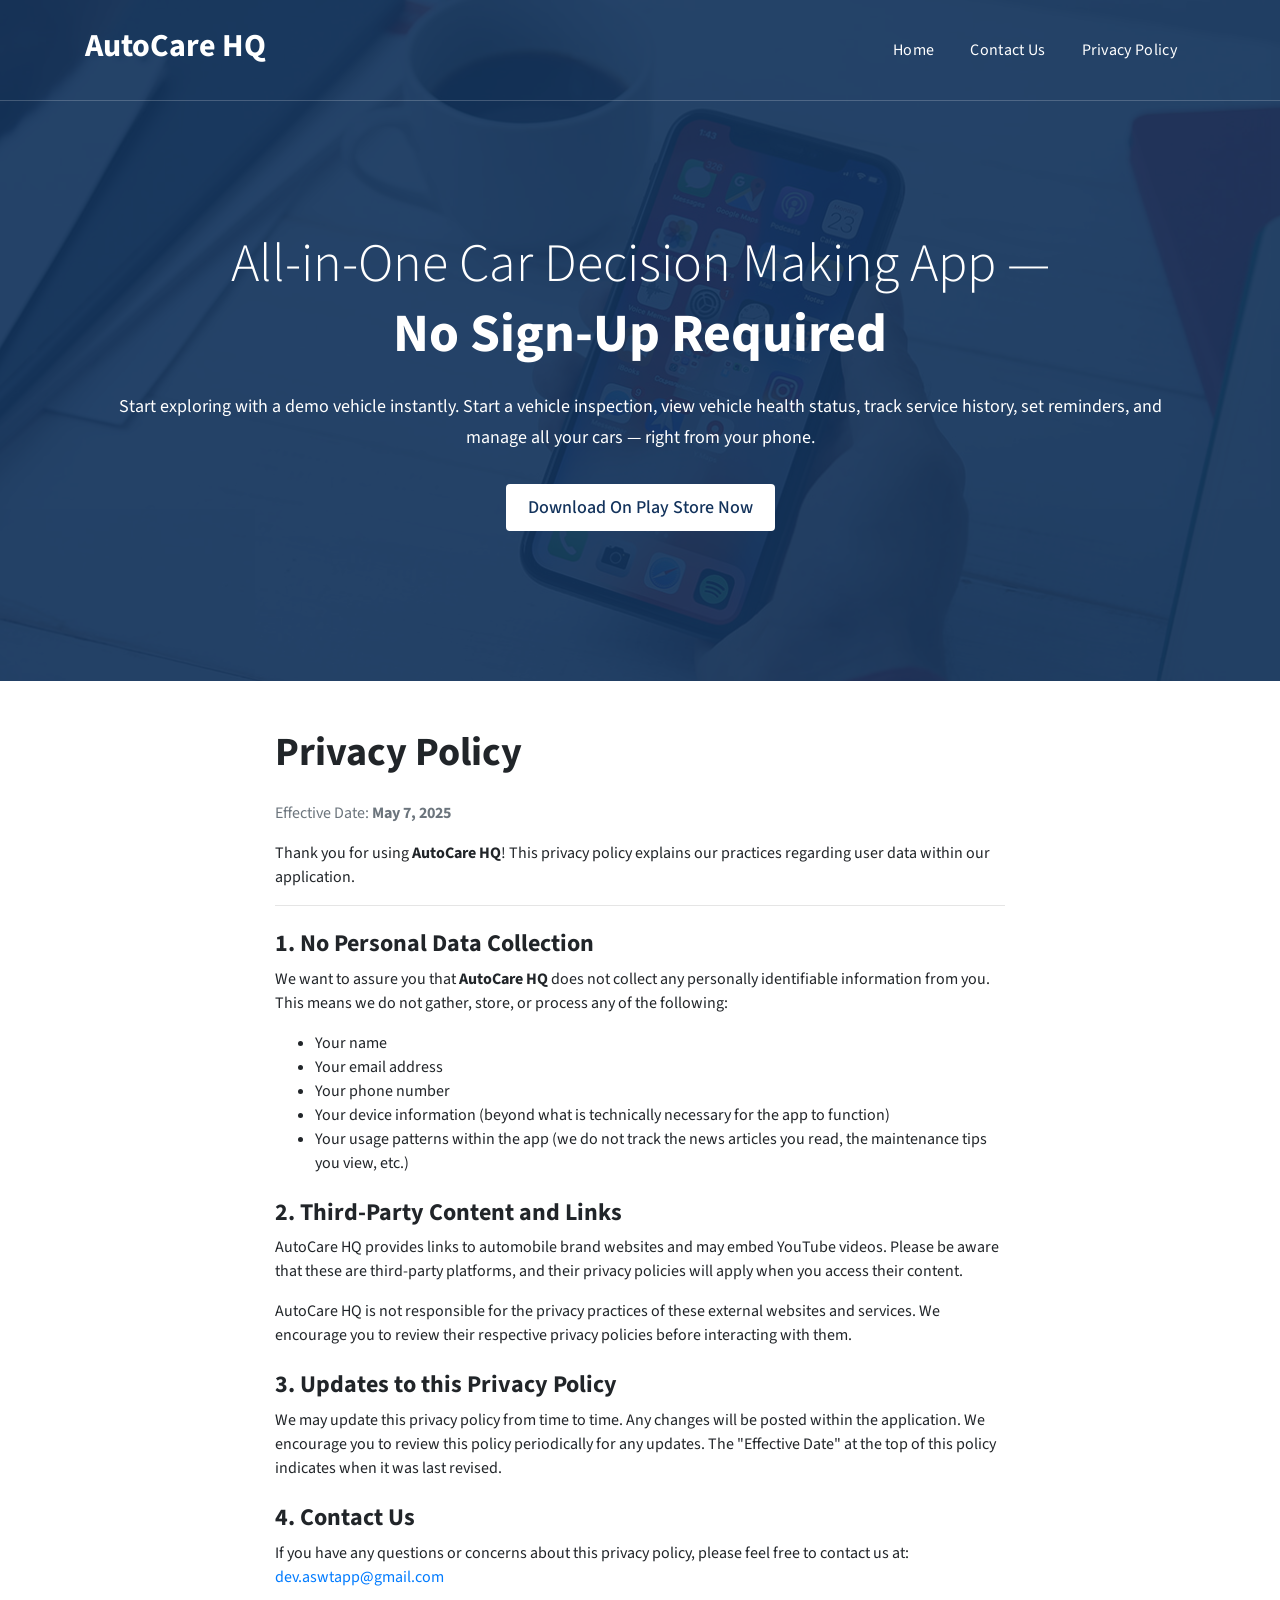
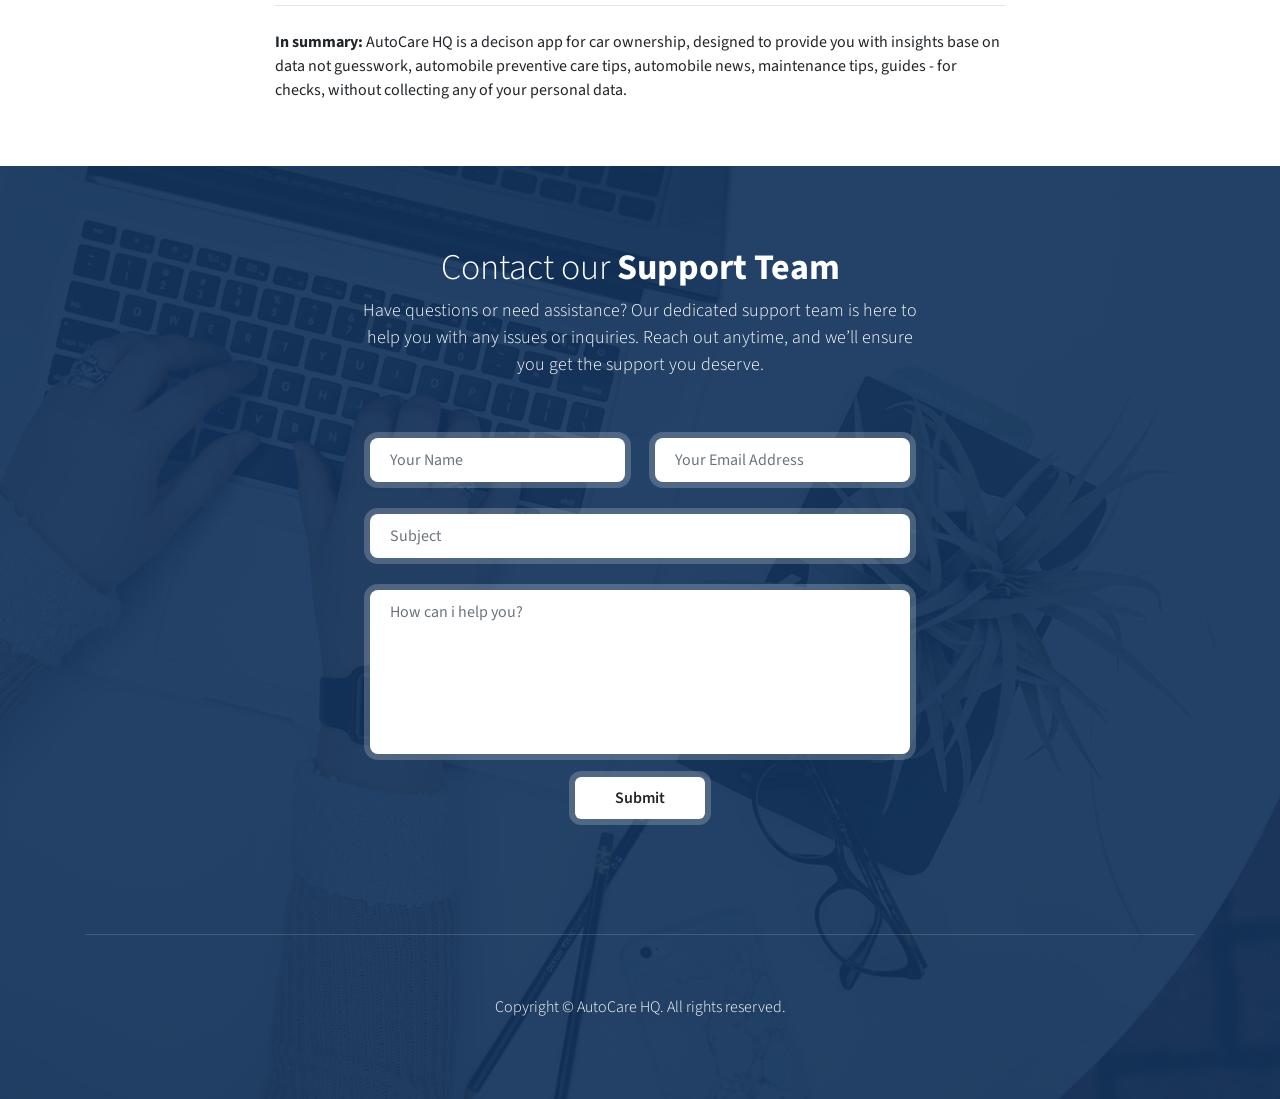
<file: index.html>
<!DOCTYPE html>
<html lang="en">

<head>
    <!-- Meta -->
    <meta charset="utf-8">
    <meta http-equiv="X-UA-Compatible" content="IE=edge">
    <meta name="viewport" content="width=device-width, initial-scale=1.0">
    <!-- Page Title -->
    <title>Privacy Policy - AutoCare HQ</title>
    <!-- Google Fonts css-->
    <link href="https://fonts.googleapis.com/css?family=Source+Sans+Pro:300,400,600,700,900" rel="stylesheet">
    <!-- Bootstrap css -->
    <link href="css/bootstrap.min.css" rel="stylesheet" media="screen">
    <!-- Font Awesome icon css-->
    <link href="css/font-awesome.min.css" rel="stylesheet" media="screen">
    <link href="css/flaticon.css" rel="stylesheet" media="screen">
    <!-- Swiper's CSS -->
    <link rel="stylesheet" href="css/swiper.min.css">
    <!-- Animated css -->
    <link href="css/animate.css" rel="stylesheet">
    <!-- Magnific Popup CSS -->
    <link href="css/magnific-popup.css" rel="stylesheet">
    <!-- Slick nav css -->
    <link rel="stylesheet" href="css/slicknav.css">
    <!-- Main custom css -->
    <link href="css/custom.css" rel="stylesheet" media="screen">
    <link rel="icon" href="images/logo/autocare.png" type="image/x-icon" />
</head>

<body data-spy="scroll" data-target="#navigation" data-offset="71">

    <!-- Preloader starts -->
    <div class="preloader">
        <div class="loader">
            <div class="diamond"></div>
            <div class="diamond"></div>
            <div class="diamond"></div>
        </div>
    </div>
    <!-- Preloader Ends -->

    <!-- Header Section Starts-->
    <header class="header">
        <nav class="navbar navbar-expand-md navbar-light fixed-top" id="navigation">
            <div class="container">
                <h2 style="color: #ffffff;"><span>AutoCare HQ</span></h2>
                <ul class="navbar-nav ml-auto" id="main-menu">
                    <li class="nav-item"><a class="nav-link active" href="index.html">Home</a></li>
                    <li class="nav-item"><a class="nav-link" href="#contact">Contact Us</a></li>
                    <li class="nav-item"><a class="nav-link" href="#">Privacy Policy</a></li>
                </ul>

                <div class="navbar-toggle"></div>
                <div id="responsive-menu"></div>
            </div>
        </nav>
    </header>
    <!-- Header Section ends -->

    <!-- Banner Section Starts -->
    <section class="banner ripple" id="homepage">
        <div class="container">
            <div class="row">
                <div class="col-lg-12">
                    <!-- Header content start -->
                    <div class="banner-content wow fadeInUp">
                        <h2>All-in-One Car Decision Making App — <br><span>No Sign-Up Required</span></h2>
                        <p>Start exploring with a demo vehicle instantly. Start a vehicle inspection, view vehicle health status, track service history, set reminders, and
                            <br>manage all your cars — right from your phone.</p>
                        <div class="btn-header">
                            <!-- <a href="https://apps.apple.com/us/app/autocare-hq/id6745572177">Try Demo Now</a> -->
                            <a href="https://play.google.com/store/apps/details?id=com.allseasonswindowtint.autocarehq">Download On Play Store Now</a>
                            <!-- <a href="#features">See Features</a> -->
                            <!-- <a href="https://groups.google.com/g/auto-care-hq-testers">Join Our Beta Test</a> -->
                        </div>
                    </div>
                    <!-- Header content end -->
                </div>
            </div>
        </div>
    </section>
    <!-- Banner Section Ends -->

    <section class="container my-5">
        <div class="row justify-content-center">
            <div class="col-lg-8">
                <h1 class="mb-4">Privacy Policy</h1>
                <p class="text-muted">Effective Date: <strong>May 7, 2025</strong></p>

                <p>Thank you for using <strong>AutoCare HQ</strong>! This privacy policy explains our practices
                    regarding user data within our application.</p>

                <hr>

                <h4 class="mt-4">1. No Personal Data Collection</h4>
                <p>We want to assure you that <strong>AutoCare HQ</strong> does not collect any personally identifiable
                    information from you. This means we do not gather, store, or process any of the following:</p>
                <ul>
                    <li>Your name</li>
                    <li>Your email address</li>
                    <li>Your phone number</li>
                    <!-- <li>Your location data (except as needed to provide the "nearby mechanics" feature, and even then,
                        this data is likely handled by a third-party service as outlined below and is not stored by
                        AutoCare HQ)</li> -->
                    <li>Your device information (beyond what is technically necessary for the app to function)</li>
                    <li>Your usage patterns within the app (we do not track the news articles you read, the maintenance
                        tips you view, etc.)</li>
                </ul>

                <!-- <h4 class="mt-4">2. Nearby Mechanics Feature</h4>
                <p><strong>AutoCare HQ</strong> may offer a "nearby mechanics" feature. This feature likely utilizes
                    your device's location services to find mechanics in your vicinity. However, AutoCare HQ itself does
                    not store or retain your precise location data.</p>
                <p>This functionality is typically provided through third-party mapping services, and their privacy
                    policies would govern the use of your location data for that specific feature. We encourage you to
                    review the privacy policies of any such third-party services you interact with through AutoCare HQ.
                </p> -->

                <h4 class="mt-4">2. Third-Party Content and Links</h4>
                <p>AutoCare HQ provides links to automobile brand websites and may embed YouTube videos. Please be aware
                    that these are third-party platforms, and their privacy policies will apply when you access their
                    content.</p>
                <p>AutoCare HQ is not responsible for the privacy practices of these external websites and services. We
                    encourage you to review their respective privacy policies before interacting with them.</p>

                <h4 class="mt-4">3. Updates to this Privacy Policy</h4>
                <p>We may update this privacy policy from time to time. Any changes will be posted within the
                    application. We encourage you to review this policy periodically for any updates. The "Effective
                    Date" at the top of this policy indicates when it was last revised.</p>

                <h4 class="mt-4">4. Contact Us</h4>
                <p>If you have any questions or concerns about this privacy policy, please feel free to contact us at:
                    <a href="mailto:dev.aswtapp@gmail.com">dev.aswtapp@gmail.com</a>
                </p>

                <hr>

                <p class="mt-4"><strong>In summary:</strong> AutoCare HQ is a decison app for car ownership, designed to provide you with insights base on data not guesswork, automobile preventive care tips,
                    automobile news, maintenance tips, guides - for checks, without collecting any of your personal data.</p>
            </div>
        </div>
    </section>

    <!-- Contact us Section Starts -->
    <section class="contactus ripple" id="contact">
        <div class="container">
            <div class="row">
                <div class="col-md-12">
                    <div class="section-title">
                        <h2>Contact our <span>Support Team</span></h2>
                        <p>Have questions or need assistance? Our dedicated support team is here to help you with any issues or inquiries. Reach out anytime, and we’ll ensure you get the support you deserve.</p>
                    </div>
                </div>
            </div>

            <div class="row">
                <div class="col-lg-6 offset-lg-3">
                    <!-- Contact Form start -->
                    <div class="contact-form">
                        <form id="contactForm">
                            <div class="row">
                                <div class="form-group col-md-6 col-sm-6">
                                    <input type="text" class="form-control" placeholder="Your Name" id="userNameId" />
                                </div>

                                <div class="form-group col-md-6 col-sm-6">
                                    <input type="email" class="form-control" placeholder="Your Email Address"
                                        id="userMailId" />
                                </div>

                                <div class="form-group col-md-12 col-sm-12">
                                    <input type="text" class="form-control" placeholder="Subject" id="mailSubjectId">
                                </div>

                                <div class="form-group col-md-12 col-sm-12">
                                    <textarea rows="6" class="form-control" placeholder="How can i help you?"
                                        id="messageId"></textarea>
                                </div>

                                <div class="col-md-12 col-sm-12 text-center">
                                    <a class="btn-contact" id="sendMailId">Submit</a>
                                </div>
                                <p class="mt-5 ml-5 text-center" id="displayId"></p>
                            </div>
                        </form>
                    </div>
                    <!-- Contact Form end -->
                </div>
            </div>

            <div class="row">
                <div class="col-md-12">
                    <!-- Footer Copyright Start -->
                    <div class="copyright">
                        <p>Copyright &copy; AutoCare HQ. All rights reserved.</p>
                    </div>
                    <!-- Footer Copyright End -->
                </div>
            </div>
        </div>
    </section>
    <!-- Contact us Section Ends -->

    <!-- Jquery Library File -->
    <script src="js/jquery-1.12.4.min.js"></script>
    <!-- Bootstrap js file -->
    <script src="js/bootstrap.min.js"></script>
    <!-- Wow js file -->
    <script src="js/wow.js"></script>
    <!-- Swiper Carousel js file -->
    <script src="js/swiper.min.js"></script>
    <!-- Magnific Popup core JS file -->
    <script src="js/jquery.magnific-popup.min.js"></script>
    <!-- Slick Nav js file -->
    <script src="js/jquery.slicknav.js"></script>
    <script src="js/jquery.ripples-min.js"></script>
    <!-- SmoothScroll -->
    <script src="js/SmoothScroll.js"></script>
    <!-- Main Custom js file -->
    <script src="js/function.js"></script>
    <script src="js/mail.js"></script>
</body>

</html>
</file>
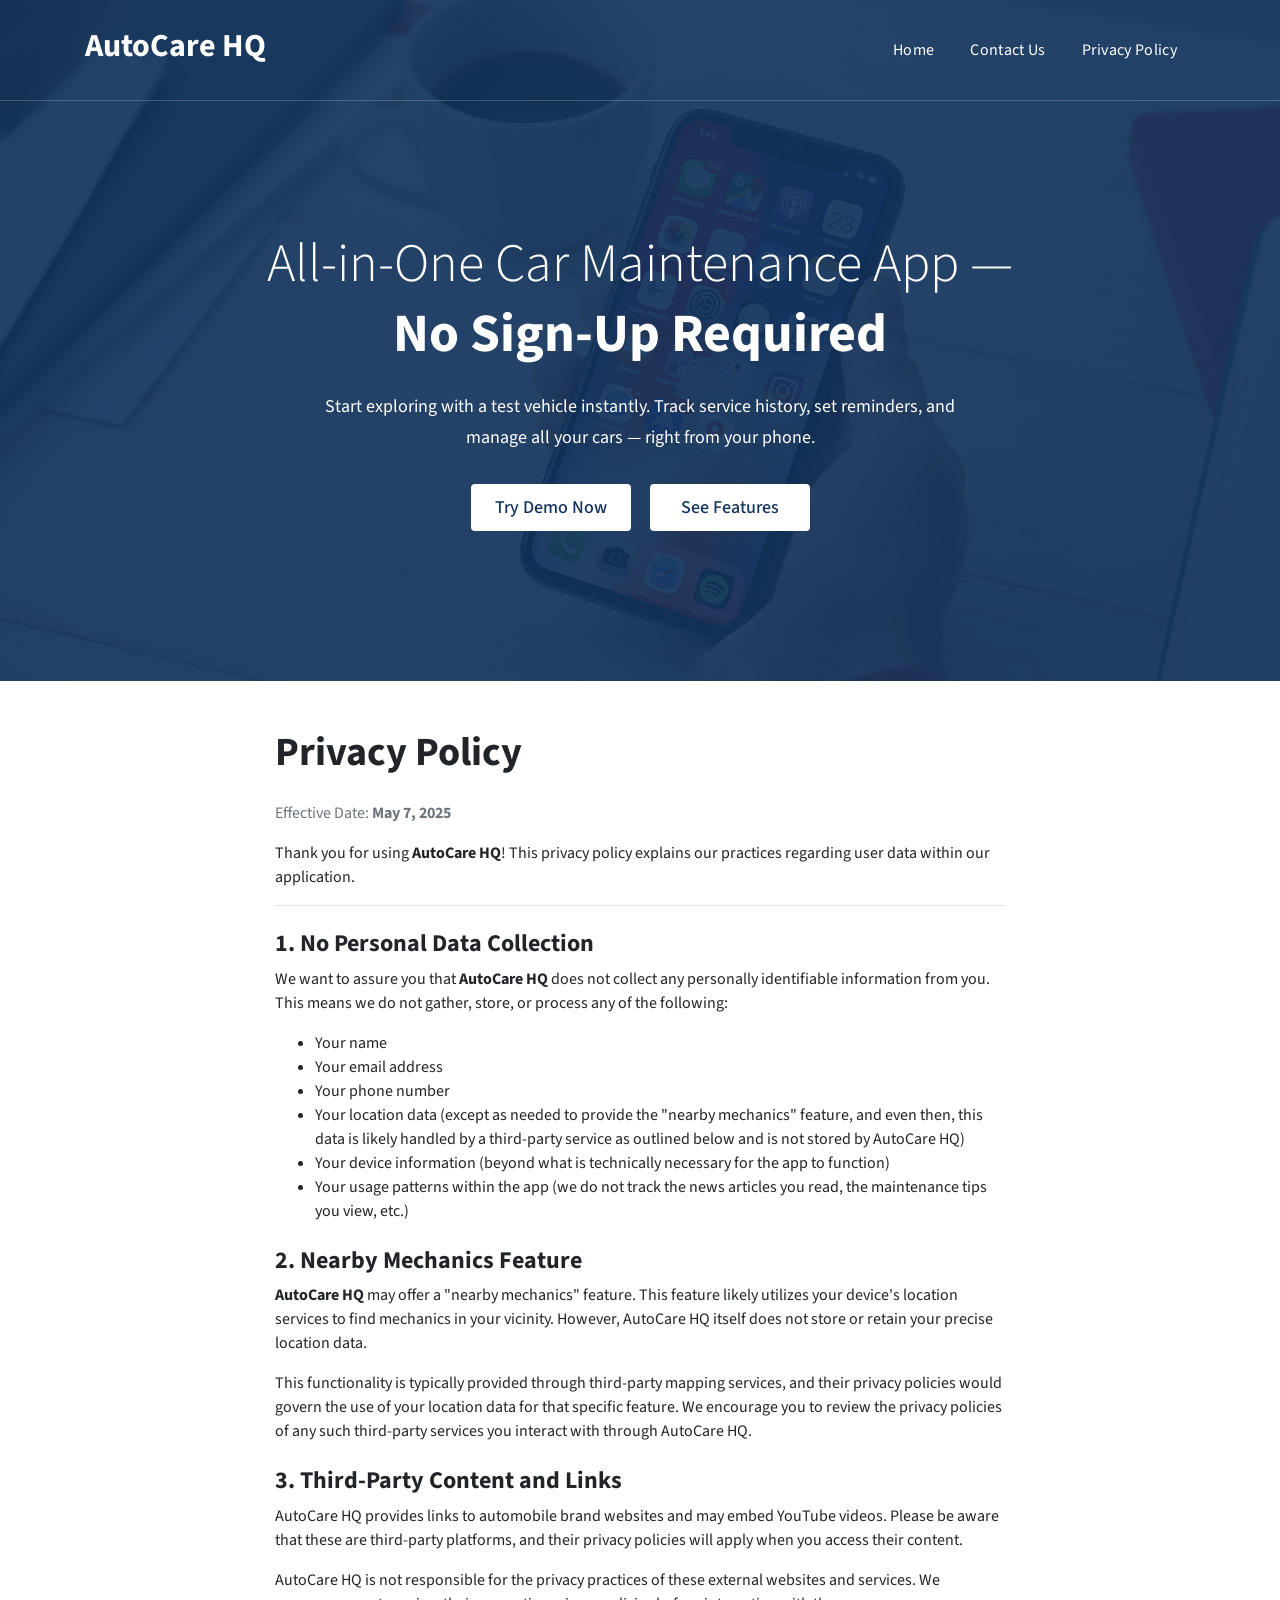
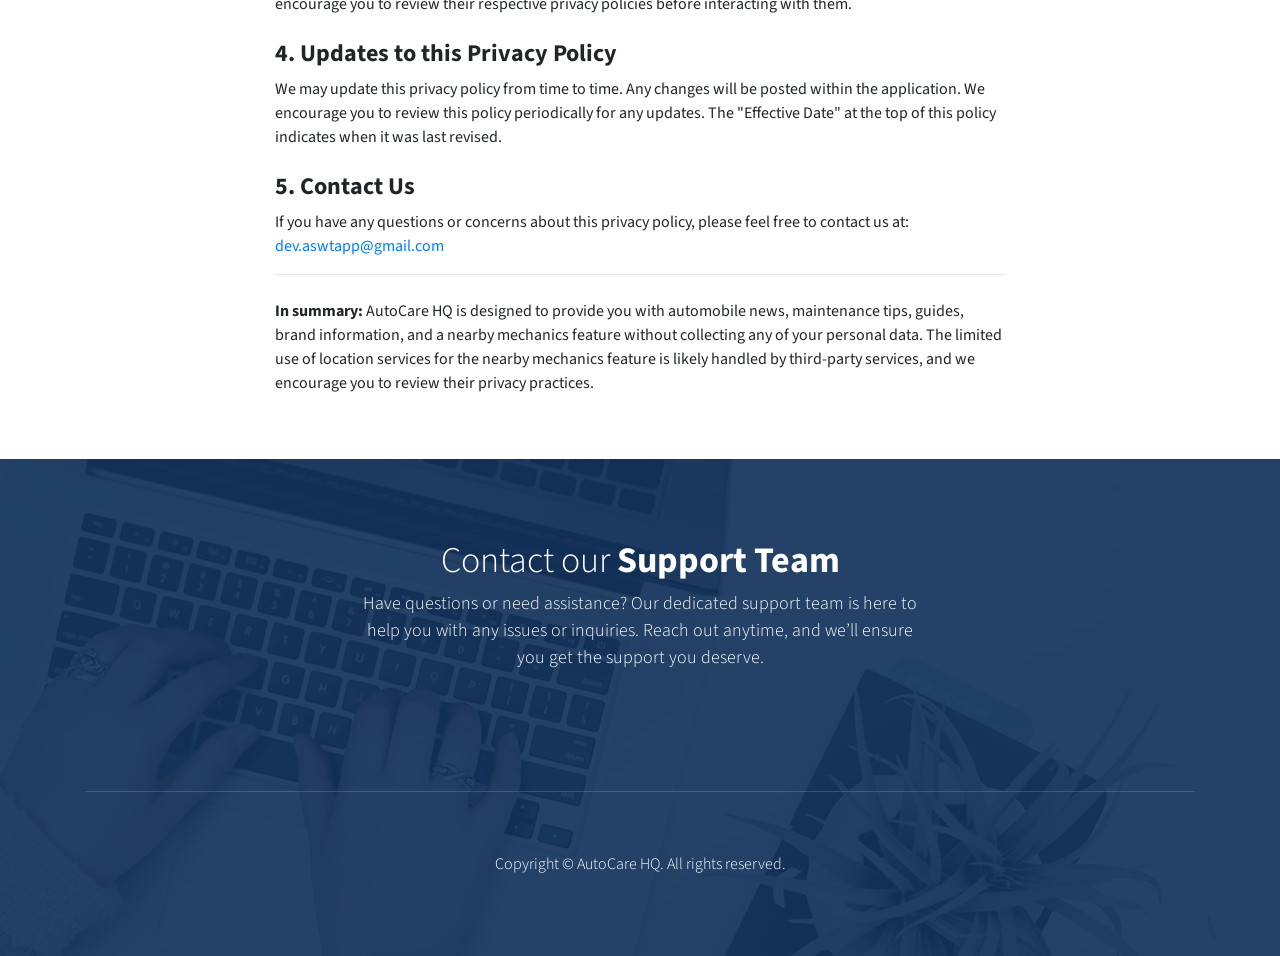
<file: auto-care-hq.html>
<!DOCTYPE html>
<html lang="en">

<head>
    <!-- Meta -->
    <meta charset="utf-8">
    <meta http-equiv="X-UA-Compatible" content="IE=edge">
    <meta name="viewport" content="width=device-width, initial-scale=1.0">
    <!-- Page Title -->
    <title>Privacy Policy - AutoCare HQ</title>
    <!-- Google Fonts css-->
    <link href="https://fonts.googleapis.com/css?family=Source+Sans+Pro:300,400,600,700,900" rel="stylesheet">
    <!-- Bootstrap css -->
    <link href="css/bootstrap.min.css" rel="stylesheet" media="screen">
    <!-- Font Awesome icon css-->
    <link href="css/font-awesome.min.css" rel="stylesheet" media="screen">
    <link href="css/flaticon.css" rel="stylesheet" media="screen">
    <!-- Swiper's CSS -->
    <link rel="stylesheet" href="css/swiper.min.css">
    <!-- Animated css -->
    <link href="css/animate.css" rel="stylesheet">
    <!-- Magnific Popup CSS -->
    <link href="css/magnific-popup.css" rel="stylesheet">
    <!-- Slick nav css -->
    <link rel="stylesheet" href="css/slicknav.css">
    <!-- Main custom css -->
    <link href="css/custom.css" rel="stylesheet" media="screen">
    <link rel="icon" href="images/logo/autocare.png" type="image/x-icon" />
</head>

<body data-spy="scroll" data-target="#navigation" data-offset="71">

    <!-- Preloader starts -->
    <div class="preloader">
        <div class="loader">
            <div class="diamond"></div>
            <div class="diamond"></div>
            <div class="diamond"></div>
        </div>
    </div>
    <!-- Preloader Ends -->

    <!-- Header Section Starts-->
    <header class="header">
        <nav class="navbar navbar-expand-md navbar-light fixed-top" id="navigation">
            <div class="container">
                <h2 style="color: #ffffff;"><span>AutoCare HQ</span></h2>
                <ul class="navbar-nav ml-auto" id="main-menu">
                    <li class="nav-item"><a class="nav-link active" href="index.html">Home</a></li>
                    <li class="nav-item"><a class="nav-link" href="#contact">Contact Us</a></li>
                    <li class="nav-item"><a class="nav-link" href="#">Privacy Policy</a></li>
                </ul>

                <div class="navbar-toggle"></div>
                <div id="responsive-menu"></div>
            </div>
        </nav>
    </header>
    <!-- Header Section ends -->

    <!-- Banner Section Starts -->
    <section class="banner ripple" id="homepage">
        <div class="container">
            <div class="row">
                <div class="col-lg-12">
                    <!-- Header content start -->
                    <div class="banner-content wow fadeInUp">
                        <h2>All-in-One Car Maintenance App — <br><span>No Sign-Up Required</span></h2>
                        <p>Start exploring with a test vehicle instantly. Track service history, set reminders, and
                            <br>manage all your cars — right from your phone.</p>
                        <div class="btn-header">
                            <a href="https://apps.apple.com/us/app/autocare-hq/id6745572177">Try Demo Now</a>
                            <a href="#features">See Features</a>
                        </div>
                    </div>
                    <!-- Header content end -->
                </div>
            </div>
        </div>
    </section>
    <!-- Banner Section Ends -->

    <section class="container my-5">
        <div class="row justify-content-center">
            <div class="col-lg-8">
                <h1 class="mb-4">Privacy Policy</h1>
                <p class="text-muted">Effective Date: <strong>May 7, 2025</strong></p>

                <p>Thank you for using <strong>AutoCare HQ</strong>! This privacy policy explains our practices
                    regarding user data within our application.</p>

                <hr>

                <h4 class="mt-4">1. No Personal Data Collection</h4>
                <p>We want to assure you that <strong>AutoCare HQ</strong> does not collect any personally identifiable
                    information from you. This means we do not gather, store, or process any of the following:</p>
                <ul>
                    <li>Your name</li>
                    <li>Your email address</li>
                    <li>Your phone number</li>
                    <li>Your location data (except as needed to provide the "nearby mechanics" feature, and even then,
                        this data is likely handled by a third-party service as outlined below and is not stored by
                        AutoCare HQ)</li>
                    <li>Your device information (beyond what is technically necessary for the app to function)</li>
                    <li>Your usage patterns within the app (we do not track the news articles you read, the maintenance
                        tips you view, etc.)</li>
                </ul>

                <h4 class="mt-4">2. Nearby Mechanics Feature</h4>
                <p><strong>AutoCare HQ</strong> may offer a "nearby mechanics" feature. This feature likely utilizes
                    your device's location services to find mechanics in your vicinity. However, AutoCare HQ itself does
                    not store or retain your precise location data.</p>
                <p>This functionality is typically provided through third-party mapping services, and their privacy
                    policies would govern the use of your location data for that specific feature. We encourage you to
                    review the privacy policies of any such third-party services you interact with through AutoCare HQ.
                </p>

                <h4 class="mt-4">3. Third-Party Content and Links</h4>
                <p>AutoCare HQ provides links to automobile brand websites and may embed YouTube videos. Please be aware
                    that these are third-party platforms, and their privacy policies will apply when you access their
                    content.</p>
                <p>AutoCare HQ is not responsible for the privacy practices of these external websites and services. We
                    encourage you to review their respective privacy policies before interacting with them.</p>

                <h4 class="mt-4">4. Updates to this Privacy Policy</h4>
                <p>We may update this privacy policy from time to time. Any changes will be posted within the
                    application. We encourage you to review this policy periodically for any updates. The "Effective
                    Date" at the top of this policy indicates when it was last revised.</p>

                <h4 class="mt-4">5. Contact Us</h4>
                <p>If you have any questions or concerns about this privacy policy, please feel free to contact us at:
                    <a href="mailto:dev.aswtapp@gmail.com">dev.aswtapp@gmail.com</a>
                </p>

                <hr>

                <p class="mt-4"><strong>In summary:</strong> AutoCare HQ is designed to provide you with automobile
                    news, maintenance tips, guides, brand information, and a nearby mechanics feature without collecting
                    any of your personal data. The limited use of location services for the nearby mechanics feature is
                    likely handled by third-party services, and we encourage you to review their privacy practices.</p>
            </div>
        </div>
    </section>

    <!-- Contact us Section Starts -->
    <section class="contactus ripple" id="contact">
        <div class="container">
            <div class="row">
                <div class="col-md-12">
                    <div class="section-title">
                        <h2>Contact our <span>Support Team</span></h2>
                        <p>Have questions or need assistance? Our dedicated support team is here to help you with any issues or inquiries. Reach out anytime, and we’ll ensure you get the support you deserve.</p>
                    </div>
                </div>
            </div>

            <div class="row" style="display: none;">
                <div class="col-lg-6 offset-lg-3">
                    <!-- Contact Form start -->
                    <div class="contact-form">
                        <form id="contactForm">
                            <div class="row">
                                <div class="form-group col-md-6 col-sm-6">
                                    <input type="text" class="form-control" placeholder="Your Name" id="userNameId" />
                                </div>

                                <div class="form-group col-md-6 col-sm-6">
                                    <input type="email" class="form-control" placeholder="Your Email Address"
                                        id="userMailId" />
                                </div>

                                <div class="form-group col-md-12 col-sm-12">
                                    <input type="text" class="form-control" placeholder="Subject" id="mailSubjectId">
                                </div>

                                <div class="form-group col-md-12 col-sm-12">
                                    <textarea rows="6" class="form-control" placeholder="How can i help you?"
                                        id="messageId"></textarea>
                                </div>

                                <div class="col-md-12 col-sm-12 text-center">
                                    <a class="btn-contact" id="sendMailId">Submit</a>
                                </div>
                                <p class="mt-5 ml-5 text-center" id="displayId"></p>
                            </div>
                        </form>
                    </div>
                    <!-- Contact Form end -->
                </div>
            </div>

            <div class="row">
                <div class="col-md-12">
                    <!-- Footer Copyright Start -->
                    <div class="copyright">
                        <p>Copyright &copy; AutoCare HQ. All rights reserved.</p>
                    </div>
                    <!-- Footer Copyright End -->
                </div>
            </div>
        </div>
    </section>
    <!-- Contact us Section Ends -->

    <!-- Jquery Library File -->
    <script src="js/jquery-1.12.4.min.js"></script>
    <!-- Bootstrap js file -->
    <script src="js/bootstrap.min.js"></script>
    <!-- Wow js file -->
    <script src="js/wow.js"></script>
    <!-- Swiper Carousel js file -->
    <script src="js/swiper.min.js"></script>
    <!-- Magnific Popup core JS file -->
    <script src="js/jquery.magnific-popup.min.js"></script>
    <!-- Slick Nav js file -->
    <script src="js/jquery.slicknav.js"></script>
    <script src="js/jquery.ripples-min.js"></script>
    <!-- SmoothScroll -->
    <script src="js/SmoothScroll.js"></script>
    <!-- Main Custom js file -->
    <script src="js/function.js"></script>
    <script src="js/mail.js"></script>
</body>

</html>
</file>
<file: css/flaticon.css>
@font-face {
  font-family: "Flaticon";
  src: url("../fonts/Flaticon.eot");
  src: url("../fonts/Flaticon.eot?#iefix") format("embedded-opentype"),
    url("../fonts/Flaticon.woff") format("woff"),
    url("../fonts/Flaticon.ttf") format("truetype"),
    url("../fonts/Flaticon.svg#Flaticon") format("svg");
  font-weight: normal;
  font-style: normal;
}

@media screen and (-webkit-min-device-pixel-ratio:0) {
  @font-face {
    font-family: "Flaticon";
    src: url("../fonts/Flaticon.svg#Flaticon") format("svg");
  }
}

[class^="flaticon-"]:before,
[class*=" flaticon-"]:before,
[class^="flaticon-"]:after,
[class*=" flaticon-"]:after {
  font-family: Flaticon;
  font-style: normal;
}

.flaticon-001-settings:before {
  content: "\e001";
}

.flaticon-002-fingerprint-scanning-using-index-finger:before {
  content: "\e002";
}

.flaticon-003-customer-support:before {
  content: "\e003";
}

.flaticon-004-support:before {
  content: "\e004";
}

.flaticon-005-customer:before {
  content: "\e005";
}

.flaticon-006-feature:before {
  content: "\e006";
}

.flaticon-007-paint-palette:before {
  content: "\e007";
}

.flaticon-008-shield:before {
  content: "\e008";
}

.flaticon-driver:before {
  content: "\f5e4";
  font-family: "Font Awesome 5 Free";
  font-weight: 900;
}

.flaticon-maintenance:before {
  content: "\f7d9";
  font-family: "Font Awesome 5 Free";
  font-weight: 900;
}

.flaticon-vin-lookup:before {
  content: "\f02a";
  font-family: "Font Awesome 5 Free";
  font-weight: 900;
}

.flaticon-unlimited:before {
  content: "\f2f1";
  font-family: "Font Awesome 5 Free";
  font-weight: 900;
}
</file>
<file: css/custom.css>
/*
	Template Name 	: Appla - Mobile App Landing Page
	Author 			: Awaiken Theme
	Author Url 		: https://awaikenthemes.com
*/

/************************************/
/***** General css		 ****/
/************************************/

body {
	font-size: 16px;
	font-family: 'Source Sans Pro', sans-serif;
}

body.on-side {
	margin-left: 0;
}

h1,
h2,
h3,
h4,
h5,
h6 {
	margin-top: 0;
	font-weight: 700;
}

header.header {
	position: fixed;
	top: 0;
	left: 0;
	width: 100%;
	z-index: 1030;
	/* Higher than most content */
	background-color: #fff;
	/* Or any color to prevent it from being transparent */
	box-shadow: 0 2px 4px rgba(0, 0, 0, 0.1);
	/* Optional: subtle shadow for visibility */
}

img {
	max-width: 100%;
}

a:hover {
	text-decoration: none;
	outline: 0;
}

a:focus {
	text-decoration: none;
	outline: 0;
}

::-moz-selection {
	background: #1e4d8a;
	color: #fff;
}

::selection {
	background: #1e4d8a;
	color: #fff;
}

.preloader {
	position: fixed;
	top: 0;
	left: 0;
	right: 0;
	bottom: 0;
	background: #13335c;
	z-index: 9999;
	text-align: center;
}

.loader {
	position: absolute;
	top: 50%;
	left: 50%;
	width: 30px;
	height: 120px;
	display: flex;
	flex-flow: column nowrap;
	-webkit-transform: translate(-50%, -50%);
	transform: translate(-50%, -50%);
}

.preloader .diamond {
	position: absolute;
	left: 0;
	right: 0;
	bottom: 0;
	margin: 0 auto;
	width: 30px;
	height: 30px;
	border-radius: 50%;
	background: #fff;
	-webkit-transform: translateY(0) rotate(45deg) scale(0);
	transform: translateY(0) rotate(45deg) scale(0);
	-webkit-animation: diamonds 1500ms linear infinite;
	animation: diamonds 1500ms linear infinite;
}

.preloader .diamond:nth-child(1) {
	-webkit-animation-delay: -1000ms;
	animation-delay: -1000ms;
}

.preloader .diamond:nth-child(2) {
	-webkit-animation-delay: -2000ms;
	animation-delay: -2000ms;
}

.preloader .diamond:nth-child(3) {
	-webkit-animation-delay: -3000ms;
	animation-delay: -3000ms;
}

.preloader .diamond:nth-child(4) {
	-webkit-animation-delay: -4000ms;
	animation-delay: -4000ms;
}

@-webkit-keyframes diamonds {
	50% {
		-webkit-transform: translateY(-50px) rotate(45deg) scale(1);
		transform: translateY(-50px) rotate(45deg) scale(1);
	}

	100% {
		-webkit-transform: translateY(-100px) rotate(45deg) scale(0);
		transform: translateY(-100px) rotate(45deg) scale(0);
	}
}

@keyframes diamonds {
	50% {
		-webkit-transform: translateY(-50px) rotate(45deg) scale(1);
		transform: translateY(-50px) rotate(45deg) scale(1);
	}

	100% {
		-webkit-transform: translateY(-100px) rotate(45deg) scale(0);
		transform: translateY(-100px) rotate(45deg) scale(0);
	}
}

.row.no-gutters {
	margin-right: 0;
	margin-left: 0;
}

.row.no-gutters>[class^="col-"],
.row.no-gutters>[class*=" col-"] {
	padding-right: 0;
	padding-left: 0;
}

/************************************/
/***** Navigation area css    *****/
/************************************/

.header .navbar {
	padding: 0;
	border-bottom: 1px solid rgba(255, 255, 255, 0.2);
	background: none;
	transition: all 0.3s;
}

.header .navbar .container {
	position: relative;
}

.header .inner-header {
	background: linear-gradient(to right, #13335c, #1e4d8a);
	background: -webkit-linear-gradient(to right, #13335c, #1e4d8a);
	background: -moz-linear-gradient(to right, #13335c, #1e4d8a);
	background: -o-linear-gradient(to right, #13335c, #1e4d8a);
}

.header .navbar-brand img {
	height: 39px;
	transition: all 0.3s;
}

.header .navbar-light .navbar-nav .nav-item {
	position: relative;
	padding: 32px 2px;
	transition: all 0.3s;
}

.header .navbar-light .navbar-nav .nav-item ul {
	display: none;
	position: absolute;
	top: 100%;
	left: 0;
	width: 200px;
	padding: 6px 0;
	margin: 0;
	background: #13335c;
}

.header .navbar-light .navbar-nav .nav-item ul li {
	display: block;
	width: 100%;
}

.header .navbar-light .navbar-nav .nav-item ul li a {
	display: block;
	color: #fff;
	font-size: 14px;
	padding: 6px 16px;
	transition: all 0.3s;
}

.header .navbar-light .navbar-nav .nav-item ul li a:hover {
	background: rgba(255, 255, 255, 0.2);
	color: #fff;
}

.header .navbar-light .navbar-nav .nav-item:hover ul {
	display: block;
}

.header .sticky-header.navbar-light .navbar-nav .nav-item {
	padding: 17px 2px;
}

.header .navbar-light .navbar-nav .nav-link {
	color: #fff;
	font-size: 16px;
	font-weight: 400;
	padding: 6px 16px;
	position: relative;
	letter-spacing: 0.02em;
	border-radius: 6px;
}

.header .navbar-light .navbar-nav .nav-link:hover {
	background: rgba(255, 255, 255, 0.1);
	color: #fff;
}

.header .navbar-light .navbar-nav .nav-link:focus {
	background: rgba(255, 255, 255, 0.1);
	color: #fff;
}

.header .navbar-light .navbar-nav .nav-item .active.nav-link {
	background: rgba(255, 255, 255, 0.1);
	color: #fff;
}

.header .navbar-light .navbar-nav .nav-item .active.nav-link:after {
	transform: scale(1);
}

.header .sticky-header {
	background: #1e4d8a;
}

.header .sticky-header .navbar-brand img {
	height: 39px;
}

.header .navbar-toggle {
	display: none;
	position: absolute;
	right: 15px;
	top: 10px;
	transition: all 0.3s;
}

.header .sticky-header .navbar-toggle {
	top: 10px;
}

#responsive-menu {
	display: none;
	width: calc(100% + 30px);
	padding: 0 15px;
	margin-left: -15px;
	margin-right: -15px;
	position: relative;
	top: 10px;
}

.header .slicknav_menu {
	padding: 0;
	background: none;
}

.header .slicknav_btn {
	padding: 8px;
	border: 1px solid #fff;
	border-radius: 0;
	margin: 0;
	background: none;
}

.header .slicknav_icon-bar {
	box-shadow: none;
	height: 1px;
	margin-top: 1px;
	margin-bottom: 5px;
	background: #fff;
}

.header .slicknav_nav {
	padding: 10px 0;
}

.header .slicknav_nav a {
	color: #fff;
	margin: 0;
	padding: 6px 2px;
}

.header .slicknav_nav a.active {
	color: #000;
}

.header .slicknav_nav a:hover {
	background: none;
	color: #000;
}

/************************************/
/***** Banner area css      *****/
/************************************/

.banner {
	position: relative;
	top: 0px;
	left: 0;
	width: 100%;
	background: url(../images/banner.jpg) no-repeat top center;
	background-size: cover;
	padding: 230px 0 150px;
	overflow: hidden;
}

.banner:before {
	content: '';
	display: block;
	position: absolute;
	top: 0;
	left: 0;
	right: 0;
	bottom: 0;
	background: rgba(19, 51, 92, 0.92);
	z-index: 0;
}

.banner .row {
	position: relative;
	z-index: 1;
}

.banner .banner-content {
	text-align: center;
}

.banner .banner-content h2 {
	color: #fff;
	font-size: 54px;
	font-weight: 300;
	margin-bottom: 0.4em;
	line-height: 1.3em;
}

.banner .banner-content h2 span {
	font-weight: 700;
}

.banner .banner-content p {
	color: #fff;
	font-size: 18px;
	line-height: 1.7em;
	margin-bottom: 1.7em;
}

.banner .btn-header a {
	min-width: 160px;
	text-align: center;
	display: inline-block;
	background: #fff;
	font-size: 18px;
	color: #13335c;
	font-weight: 500;
	padding: 10px 22px;
	border-radius: 4px;
	margin: 0 8px;
}

/*****************************************/
/***** Services Section css      *****/
/*****************************************/

.services {
	padding: 80px 0;
	position: relative;
}

.section-title {
	text-align: center;
	max-width: 568px;
	margin: 0 auto 60px;
}

.section-title h2 {
	font-weight: 300;
	color: #333;
	font-size: 36px;
}

.section-title h2 span {
	font-weight: 700;
}

.section-title p {
	font-size: 18px;
	font-weight: 300;
	margin: 0;
	color: #575757;
}

.service-single {
	text-align: center;
	position: relative;
	padding: 20px 0;
}

.service-single .icon-box {
	font-size: 80px;
	line-height: 1em;
	color: #1e4d8a;
}

.service-single h3 {
	text-transform: uppercase;
	font-size: 18px;
	font-weight: 600;
	color: #333;
	margin-top: 20px;
}

.service-overlay {
	position: absolute;
	top: 0;
	right: 0;
	left: 0;
	bottom: 0;
	background: rgba(19, 51, 92, 0);
	border-radius: 8px;
	transition: all 0.4s;
}

.service-overlay-inner {
	position: absolute;
	top: 60%;
	width: 100%;
	padding: 0 20px;
	opacity: 0;
	transform: translate(0, -50%);
	transition: all 0.8s;
}

.service-overlay-inner h4 {
	font-size: 18px;
	text-transform: uppercase;
	color: #fff;
	font-weight: 600;
	letter-spacing: 0.04em;
}

.service-overlay-inner p {
	color: #fff;
	margin: 0;
	font-size: 14px;
}

.service-single:hover .service-overlay {
	background: rgba(19, 51, 92, 1);
}

.service-single:hover .service-overlay-inner {
	opacity: 1;
	top: 50%;
}

/************************************/
/***** Features area css      *****/
/************************************/

.features {
	background: #e2e8f1;
	padding: 80px 0 0;
}

.feature-image {
	text-align: center;
}

.feature-single {
	position: relative;
	padding-left: 80px;
	margin-top: 40px;
}

.feature-single .icon-box {
	width: 60px;
	height: 60px;
	font-size: 32px;
	color: #1e4d8a;
	border: 1px solid #1e4d8a;
	text-align: center;
	border-radius: 50%;
	line-height: 60px;
	position: absolute;
	left: 0;
	top: 0;
	transition: all 0.3s;
}

.feature-single h3 {
	font-size: 20px;
	font-weight: 600;
	color: #333;
	margin-bottom: 14px;
}

.feature-single p {
	font-size: 16px;
	color: #575757;
	line-height: 1.6em;
	margin: 0;
}

.feature-single:hover .icon-box {
	background: #1e4d8a;
	color: #fff;
}

.download-apps {
	margin-top: 40px;
	margin-left: 80px;
}

.btn-download {
	display: inline-block;
	background: #1e4d8a;
	color: #fff;
	padding: 12px 30px;
	border-radius: 4px;
	transition: all 0.3s;
}

.btn-download:hover {
	background: #333;
	color: #fff;
}

/************************************/
/***** Video area css      *****/
/************************************/

.video-section {
	background: url(../images/video.jpg) no-repeat top center;
	background-size: cover;
	padding: 100px 0;
	text-align: center;
}

.video-section:before {
	content: '';
	display: block;
	position: absolute;
	top: 0;
	right: 0;
	bottom: 0;
	left: 0;
	background: rgba(19, 51, 92, 0.90);
}

.video-box a {
	display: inline-block;
	background: #fff;
	width: 60px;
	height: 60px;
	text-align: center;
	font-size: 24px;
	border-radius: 50%;
	line-height: 60px;
	color: #1e4d8a;
	padding-left: 6px;
	box-shadow: 0 0 0 8px rgba(255, 255, 255, 0.6);
	margin-bottom: 30px;
}

.video-box h4 {
	font-size: 24px;
	color: #fff;
	font-weight: 600;
	margin: 0;
}

/************************************/
/***** Screenshot area css    *****/
/************************************/

.screenshot {
	padding: 80px 0;
}

.screenshot-slider {
	max-width: 768px;
	margin: 0 auto;
}

.screenshot-slide img {}

.screenshot-pagination {
	text-align: center;
	margin-top: 30px;
}

.screenshot-pagination .screenshot-slide-prev,
.screenshot-pagination .screenshot-slide-next {
	display: inline-block;
	width: 36px;
	height: 36px;
	background: #1e4d8a;
	color: #fff;
	line-height: 36px;
	border-radius: 50%;
	margin: 0 5px;
	cursor: pointer;
	transition: all 0.3s;
}

.screenshot-pagination .screenshot-slide-prev:hover,
.screenshot-pagination .screenshot-slide-next:hover {
	background: #333;
}

/************************************/
/***** Our Team area css      *****/
/************************************/

.our-team {
	background: #e2e8f1;
	padding: 80px 0;
}

.team-single {
	border: 10px solid #fff;
}

.team-single figure {
	margin: 0;
}

.team-info {
	background: #fff;
	text-align: center;
	padding: 20px 10px 10px;
}

.team-info h3 {
	margin-bottom: 6px;
	font-size: 18px;
	font-weight: 600;
}

.team-info p {
	font-size: 14px;
	color: #575757;
	margin: 0;
}

/************************************/
/***** Testimonial area css    *****/
/************************************/

.testimonials {
	padding: 80px 0;
}

.testimonial-slider {
	max-width: 700px;
	margin: 0 auto;
}

.testimonial-single {
	box-shadow: 4px 4px 40px rgba(0, 0, 0, 0.08);
	text-align: center;
	padding: 80px 40px 40px 40px;
	position: relative;
	margin: 60px 40px 40px 40px;
}

.testimonial-single .icon-box {
	width: 80px;
	height: 80px;
	margin-left: -40px;
	margin-top: -40px;
	background: #fff;
	border-radius: 50%;
	font-size: 30px;
	color: #333;
	box-shadow: 0 0 30px rgba(0, 0, 0, 0.1);
	position: absolute;
	top: 0;
	left: 50%;
	line-height: 80px;
}

.testimonial-single p {
	font-size: 22px;
	color: #575757;
	font-weight: 300;
	font-style: italic;
}

.testimonial-single h3 {
	font-size: 20px;
	font-weight: 600;
	color: #333;
	margin: 0;
	margin-top: 30px;
}

.testimonial-single h5 {
	font-size: 16px;
	font-weight: 300;
	color: #575757;
	margin-top: 6px;
}

.testimonial-pagination {
	text-align: center;
}

.testimonial-pagination .swiper-pagination-bullet {
	width: 14px;
	height: 14px;
	background: #575757;
	opacity: 1;
}

.testimonial-pagination .swiper-pagination-bullet-active {
	background: #1e4d8a;
}

/***************************************/
/***** Download Apps area css    *****/
/***************************************/

.download-app {
	background: url(../images/download-app.jpg) top center;
	background-size: cover;
	padding: 80px 0;
	position: relative;
}

.download-app:before {
	content: '';
	display: block;
	position: absolute;
	top: 0;
	left: 0;
	right: 0;
	bottom: 0;
	background: rgba(19, 51, 92, 0.90);
}

.download-app-content h2 {
	font-weight: 300;
	color: #fff;
	font-size: 36px;
	margin-bottom: 20px;
}

.download-app-content h2 span {
	font-weight: 700;
}

.download-app-content p {
	font-size: 18px;
	font-weight: 300;
	color: #fff;
	line-height: 1.7em;
	margin: 0;
}

.download-today {
	text-align: center;
	margin-top: 20%;
}

.download-today a {
	display: inline-block;
	background: #fff;
	padding: 14px 40px;
	border-radius: 4px;
	font-size: 18px;
	color: #1e4d8a;
}

/***************************************/
/***** Pricing area css      *****/
/***************************************/

.pricing {
	padding: 80px 0;
}

.pricing-single {
	background: #e2e8f1;
	text-align: center;
	border-radius: 8px;
	overflow: hidden;
}

.pricing-header {
	padding: 20px 0;
	background: #1e4d8a;
}

.pricing-header h2 {
	font-size: 30px;
	font-weight: 500;
	color: #fff;
	margin: 0;
}

.pricing-header p {
	font-size: 18px;
	color: #fff;
	margin: 0;
}

.pricing-header p span {
	font-size: 36px;
	font-weight: 800;
	color: #fff;
}

.pricing-body {
	padding: 30px;
}

.pricing-body ul {
	padding: 0;
	margin: 0;
	list-style: none;
}

.pricing-body ul li {
	color: #575757;
	padding: 10px 0;
	border-bottom: 1px dashed #d8d8d8;
}

.pricing-footer {
	padding-bottom: 40px;
}

.pricing-footer a {
	display: inline-block;
	border: 2px solid #1e4d8a;
	padding: 8px 40px;
	color: #1e4d8a;
	font-weight: 600;
	font-size: 18px;
	border-radius: 6px;
	transition: all 0.3s;
}

.pricing-footer a:hover {
	background: #1e4d8a;
	color: #fff;
}

/******************************************/
/***** Blog Latest News area css    *****/
/******************************************/

.latest-news {
	background: #e2e8f1;
	padding: 80px 0;
}

.news-single {
	background: #fff;
	padding: 10px;
}

.news-body {
	padding: 0 10px 10px;
}

.news-body h3 {
	font-size: 18px;
	font-weight: 600;
	color: #333;
	margin-bottom: 10px;
}

.news-body h3 a {
	color: inherit;
}

.news-body p {
	color: #575757;
}

.btn-readmore {
	display: inline-block;
	font-size: 14px;
	border: 2px solid #1e4d8a;
	padding: 4px 20px;
	color: #1e4d8a;
	font-weight: 600;
	transition: all 0.3s;
}

.btn-readmore:hover {
	background: #1e4d8a;
	color: #fff;
}

/************************************/
/***** Contact us area css    *****/
/************************************/

.contactus {
	padding: 80px 0;
	background: url(../images/contact.jpg) no-repeat top center;
	position: relative;
}

.contactus:before {
	content: '';
	display: block;
	position: absolute;
	top: 0;
	left: 0;
	right: 0;
	bottom: 0;
	background: rgba(19, 51, 92, 0.92);
}

.contactus .section-title h2,
.contactus .section-title p {
	color: #fff;
}

.contact-form .form-control {
	border-radius: 8px;
	background: #fff;
	padding: 10px 20px;
	border: none;
	box-shadow: 0 0 0 6px rgba(255, 255, 255, 0.2);
	margin-bottom: 16px;
	font-family: inherit;
	resize: none;
	height: auto;
}

.btn-contact {
	background: #fff;
	border: none;
	color: #1e4d8a;
	font-weight: 600;
	padding: 10px 40px;
	border-radius: 6px;
	box-shadow: 0 0 0 6px rgba(255, 255, 255, 0.2);
	cursor: pointer;
	transition: all 0.4s;
}

.btn-contact:hover {
	background: #1e4d8a;
	color: #fff;
}

.copyright {
	text-align: center;
	margin-top: 60px;
	border-top: 1px solid rgba(255, 255, 255, 0.15);
	padding-top: 60px;
}

.copyright p {
	color: #fff;
	font-weight: 300;
	margin: 0;
}

.copyright p a {
	color: #fff;
	text-decoration: underline;
}

/****************************************
		Responsive Media Query
****************************************/


@media only screen and (max-width: 1200px) {
	.header .navbar-light .navbar-nav .nav-link {
		padding: 8px 10px;
	}
}

@media only screen and (max-width: 991px) {
	.header .navbar-nav {
		display: none;
	}

	.header .navbar {
		padding: 10px 0;
		overflow: auto;
		max-height: 100%;
		align-items: flex-start;
	}

	.header .navbar .container {
		flex-wrap: wrap;
	}

	.header .navbar-toggle,
	#responsive-menu {
		display: block;
	}

	.banner {
		padding: 140px 0 100px;
	}

	.feature-image {
		margin-top: 40px;
	}

	.team-single {
		margin-bottom: 30px;
	}

	.pricing-single {
		margin-bottom: 30px;
	}

	.news-single {
		margin-bottom: 30px;
	}
}

/* Mobile Layout */
@media only screen and (max-width: 767px) {

	.services,
	.screenshot,
	.testimonials {
		padding: 60px 0;
	}

	.features {
		padding: 60px 0 0;
	}

	.our-team,
	.pricing,
	.latest-news {
		padding: 60px 0 30px;
	}

	.banner {
		padding-bottom: 80px;
	}

	.banner .banner-content h2 {
		font-size: 28px;
	}

	.banner .banner-content p {
		font-size: 16px;
	}

	.section-title {
		margin-bottom: 40px;
	}

	.section-title h2 {
		font-size: 26px;
	}

	.section-title p {
		font-size: 14px;
	}

	.testimonial-single {
		padding: 60px 20px 20px 20px;
		margin: 50px 20px 20px 20px;
	}

	.testimonial-single p {
		font-size: 18px;
	}

	.download-app-content h2 {
		font-size: 28px;
	}

	.download-app-content p {
		font-size: 16px;
	}

	.download-today {
		text-align: left;
		margin-top: 40px;
	}

	.pricing-header h2 {
		font-size: 24px;
	}
}


@media only screen and (max-width: 575px) {

	.header .container {
		width: 100%;
		padding-left: 15px !important;
		padding-right: 15px !important;
	}

	.banner .btn-header a {
		margin-bottom: 10px;
	}

	.feature-single {
		padding-left: 0;
	}

	.feature-single .icon-box {
		position: relative;
		margin-bottom: 20px;
	}

	.download-apps {
		margin-left: 0;
	}
}
</file>
